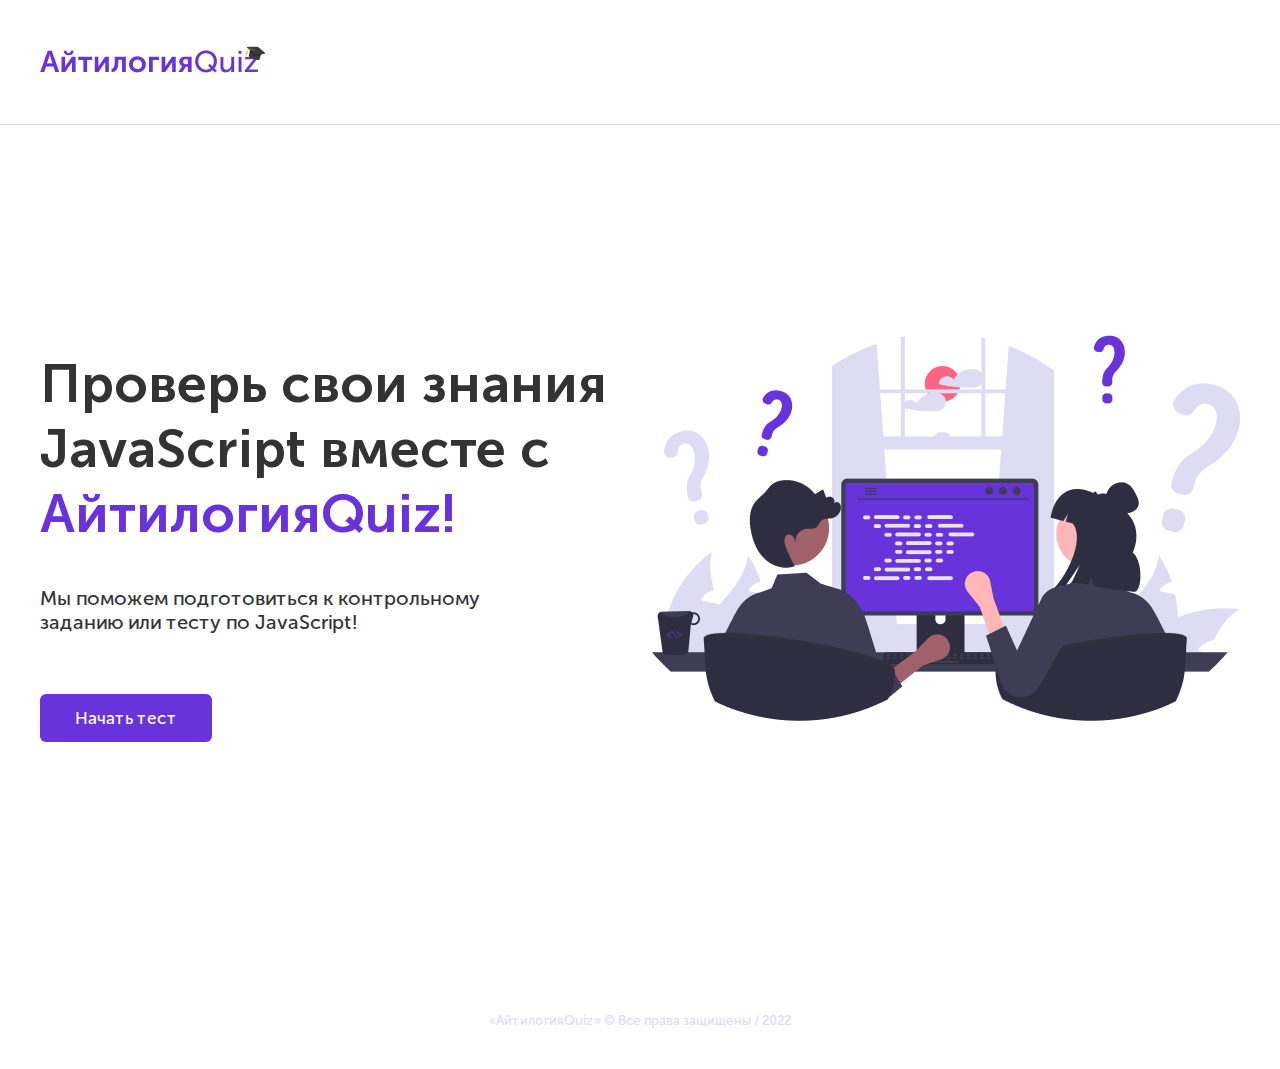
<file: index.html>
<!DOCTYPE html>
<html lang="en">
<head>
    <meta charset="UTF-8">
    <title>Quiz1</title>
    <link rel="stylesheet" href="styles/common.css">
    <link rel="stylesheet" href="styles/index.css">
</head>
<body>

<header class="header">
  <div class="container">
    <div class="logo">
      <img src="images/logo.png" alt="logo">
    </div>
  </div>
</header>

<section class="main">
    <div class="container">
        <div class="main-content">
            <h1 class="big-title">Проверь свои знания JavaScript вместе с <span>АйтилогияQuiz!</span></h1>

        <div class="main-description">Мы поможем подготовиться к контрольному заданию или тесту по JavaScript!</div>
        <div class="main-button">
            <a href="form.html" class="button">Начать тест</a>
        </div>
        </div>
        <div class="main-image">
            <img src="images/main-image.png" alt="image">
        </div>
    </div>

</section>

<footer class="footer">
    «АйтилогияQuiz» © Все права защищены / 2022
</footer>
<script src="scripts/common.js"></script>
</body>
</html>
</file>
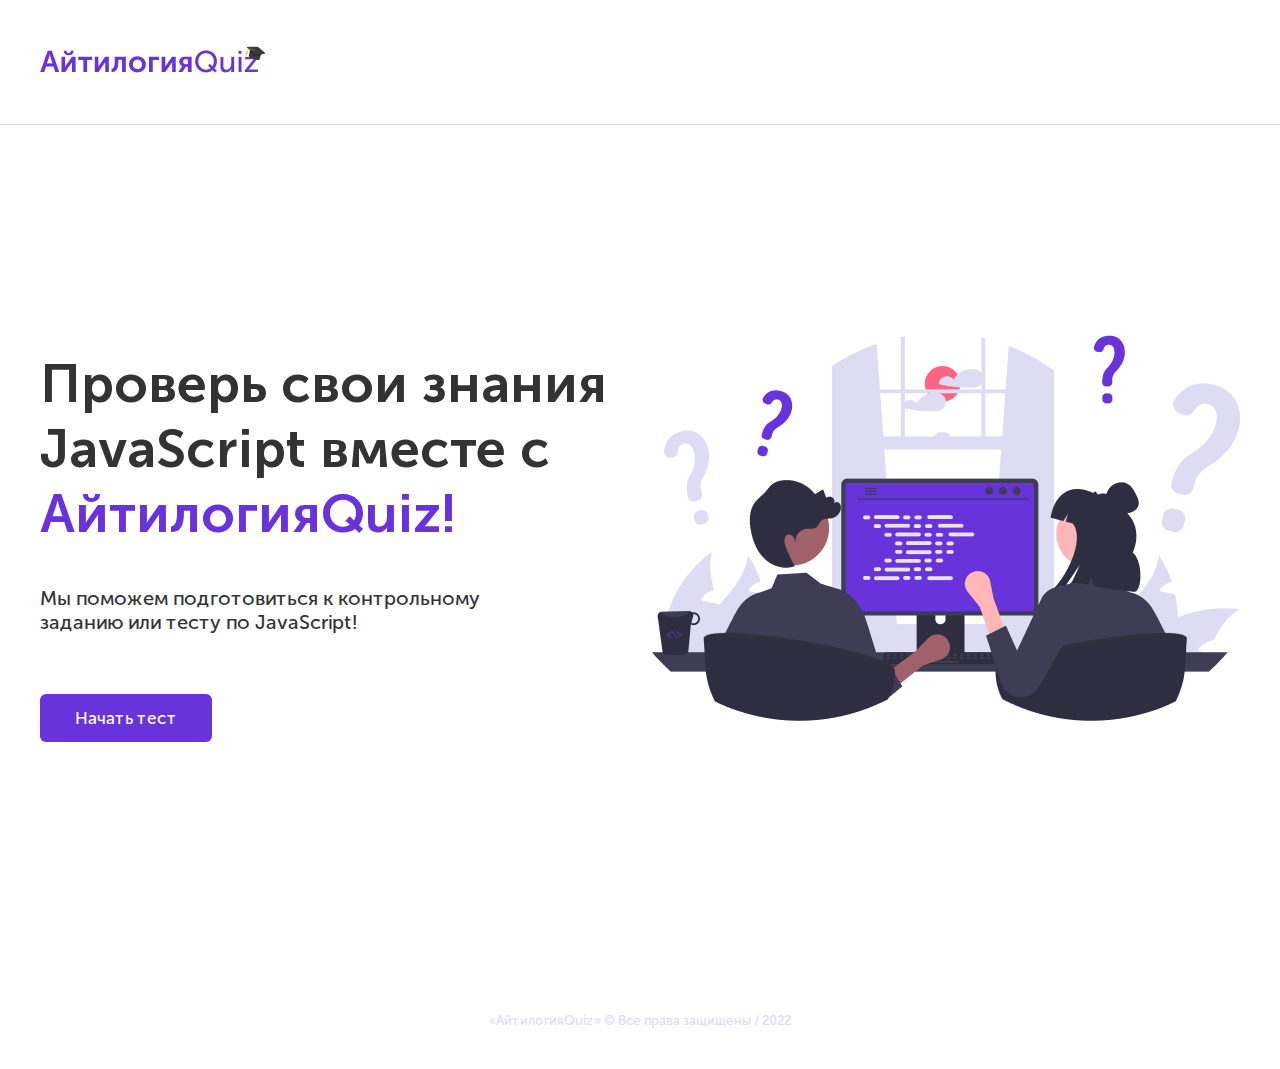
<file: answer.html>
<!DOCTYPE html>
<html lang="en">
<head>
    <meta charset="UTF-8">
    <title>Answer</title>
  <link rel="stylesheet" href="styles/common.css">
  <link rel="stylesheet" href="styles/answer.css">
</head>
<body>
<header class="header">
  <div class="container">
    <div class="logo">
      <img src="images/logo.png" alt="logo">
    </div>
  </div>
</header>

<section class="answer">
  <div class="container">
    <div class="answer-pre-title" id="answer-pre-title">
      Результат прохождения теста
      <img src="images/small-arrow.png" alt="small-arrow">
      <span class="test-name" id="test-name">Тест №1. “JavaScript: Начальный уровень”</span>
    </div>
    <h1 class="big-title"> <span>Правильные ответы</span> к тесту</h1>


    <div class="answer-question-options" id="answer-options">
<!--      <div class="answer-question-title" id="answer-question-title">-->
<!--        <span>Вопрос 1:</span> Тут должен быть текст вопроса?-->
<!--      </div>-->
<!--                      <div class="answer-question-option">-->
<!--                        <input type="radio" class="answer-option" id="answer-option-one" name="answer">-->
<!--                        <label for="answer-option-one" id='label'>Вариант ответа 1</label>-->
<!--                    </div>-->
<!--                    <div class="answer-question-option">-->
<!--                        <input type="radio" id="answer-option-two" name="answer">-->
<!--                        <label for="answer-option-two">Вариант ответа 2</label>-->
<!--                    </div>-->
<!--                    <div class="answer-question-option">-->
<!--                        <input type="radio" id="answer-option-three" name="answer">-->
<!--                        <label for="answer-option-three">Вариант ответа 3</label>-->
<!--                    </div>-->
<!--                    <div class="answer-question-option">-->
<!--                        <input type="radio" id="answer-option-four" name="answer">-->
<!--                        <label for="answer-option-four">Вариант ответа 4</label>-->
<!--                    </div>-->
<!--      <div class="answer-question-title" >-->
<!--        <span>Вопрос 2:</span> Тут должен быть текст вопроса?-->
<!--      </div>-->
<!--                      <div class="answer-question-option">-->
<!--                        <input type="radio"  name="answer">-->
<!--                        <label for="answer-option-one">Вариант ответа 1</label>-->
<!--                    </div>-->
<!--                    <div class="answer-question-option">-->
<!--                        <input type="radio" name="answer">-->
<!--                        <label for="answer-option-two">Вариант ответа 2</label>-->
<!--                    </div>-->
<!--                    <div class="answer-question-option">-->
<!--                        <input type="radio"  name="answer">-->
<!--                        <label for="answer-option-three">Вариант ответа 3</label>-->
<!--                    </div>-->
<!--                    <div class="answer-question-option">-->
<!--                        <input type="radio"  name="answer">-->
<!--                        <label for="answer-option-four">Вариант ответа 4</label>-->
<!--                    </div>-->
<!--      <div class="answer-question-title" >-->
<!--        <span>Вопрос 3:</span> Тут должен быть текст вопроса?-->
<!--      </div>-->
<!--                      <div class="answer-question-option">-->
<!--                        <input type="radio"  name="answer">-->
<!--                        <label for="answer-option-one">Вариант ответа 1</label>-->
<!--                    </div>-->
<!--                    <div class="answer-question-option">-->
<!--                        <input type="radio" name="answer">-->
<!--                        <label for="answer-option-two">Вариант ответа 2</label>-->
<!--                    </div>-->
<!--                    <div class="answer-question-option">-->
<!--                        <input type="radio"  name="answer">-->
<!--                        <label for="answer-option-three">Вариант ответа 3</label>-->
<!--                    </div>-->
<!--                    <div class="answer-question-option">-->
<!--                        <input type="radio"  name="answer">-->
<!--                        <label for="answer-option-four">Вариант ответа 4</label>-->
<!--                    </div>-->
<!--      <div class="answer-question-title" >-->
<!--        <span>Вопрос 4:</span> Тут должен быть текст вопроса?-->
<!--      </div>-->
<!--                      <div class="answer-question-option">-->
<!--                        <input type="radio" name="answer">-->
<!--                        <label for="answer-option-one">Вариант ответа 1</label>-->
<!--                    </div>-->
<!--                    <div class="answer-question-option">-->
<!--                        <input type="radio"  name="answer">-->
<!--                        <label for="answer-option-two">Вариант ответа 2</label>-->
<!--                    </div>-->
<!--                    <div class="answer-question-option">-->
<!--                        <input type="radio" name="answer">-->
<!--                        <label for="answer-option-three">Вариант ответа 3</label>-->
<!--                    </div>-->
<!--                    <div class="answer-question-option">-->
<!--                        <input type="radio"  name="answer">-->
<!--                        <label for="answer-option-four">Вариант ответа 4</label>-->
<!--                    </div>-->
<!--      <div class="answer-question-title" >-->
<!--        <span>Вопрос 5:</span> Тут должен быть текст вопроса?-->
<!--      </div>-->
<!--                      <div class="answer-question-option">-->
<!--                        <input type="radio"  name="answer">-->
<!--                        <label for="answer-option-one">Вариант ответа 1</label>-->
<!--                    </div>-->
<!--                    <div class="answer-question-option">-->
<!--                        <input type="radio"  name="answer">-->
<!--                        <label for="answer-option-two">Вариант ответа 2</label>-->
<!--                    </div>-->
<!--                    <div class="answer-question-option">-->
<!--                        <input type="radio"  name="answer">-->
<!--                        <label for="answer-option-three">Вариант ответа 3</label>-->
<!--                    </div>-->
<!--                    <div class="answer-question-option">-->
<!--                        <input type="radio"  name="answer">-->
<!--                        <label for="answer-option-four">Вариант ответа 4</label>-->
<!--                    </div>-->
<!--      </div>-->
    </div>

    <div class="go-back-answer-question">
      <a href="javascript:void(0)" id="go-back-answer">Обратно к моему результату теста <img src="images/small-arrow.png" alt="small-arrow"></a>
    </div>
  </div>

</section>



<footer class="footer">
  «АйтилогияQuiz» © Все права защищены / 2022
</footer>
<script src="scripts/common.js"></script>
<script src="scripts/answer.js"></script>
</body>
</html>
</file>
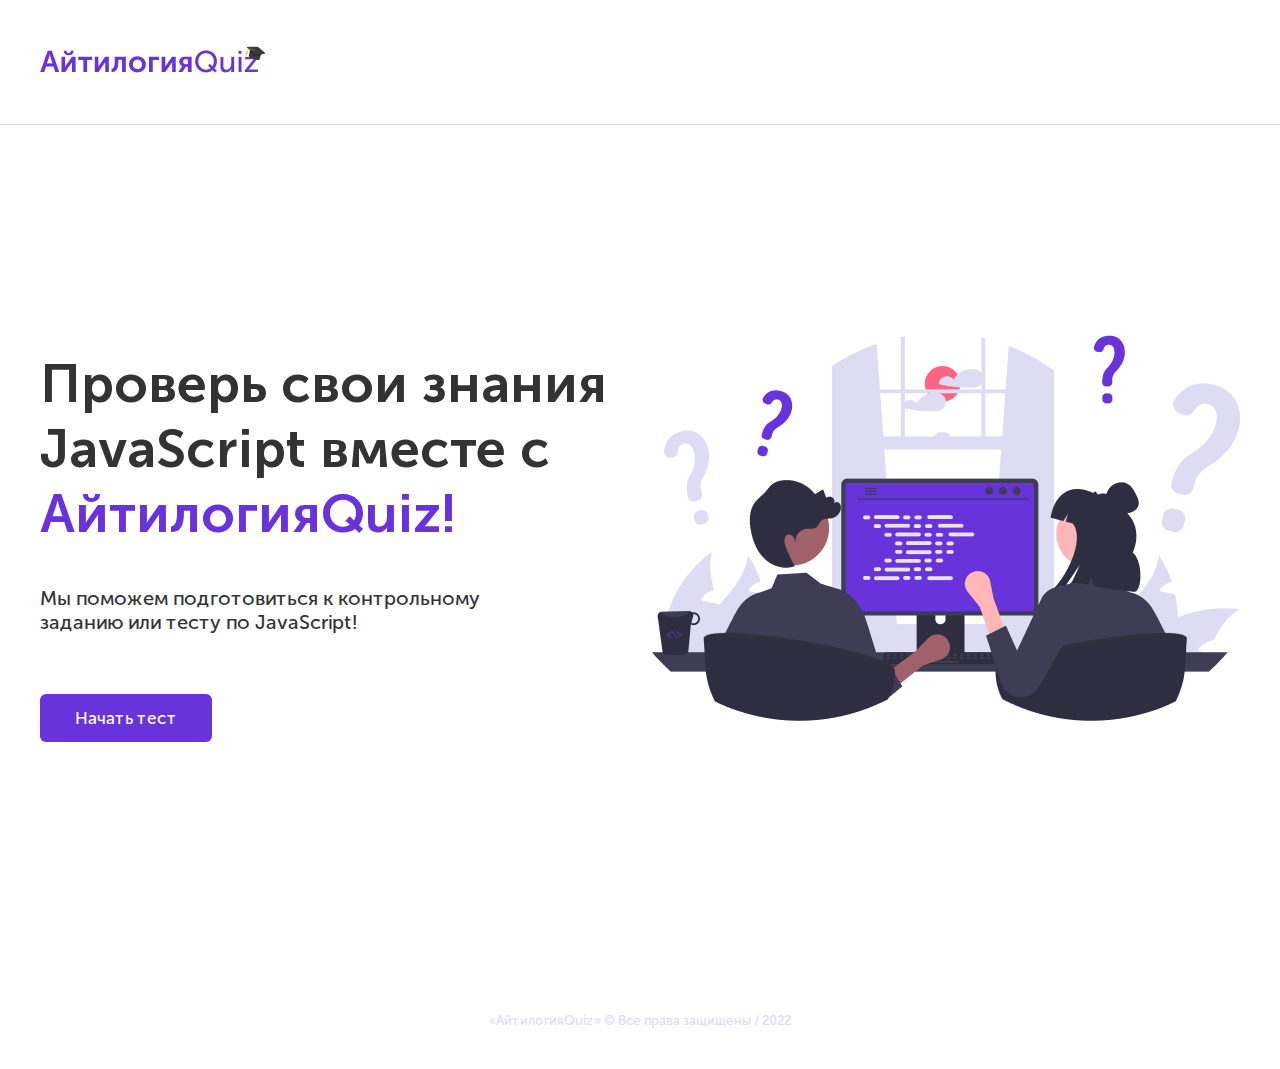
<file: choice.html>
<!DOCTYPE html>
<html lang="en">
<head>
    <meta charset="UTF-8">
    <title>Choice</title>
    <link rel="stylesheet" href="styles/common.css">
    <link rel="stylesheet" href="styles/choice.css">
</head>
<body>

<header class="header">
  <div class="container">
    <div class="logo">
      <img src="images/logo.png" alt="logo">
    </div>
  </div>
</header>

<section class="choice">
    <div class="container">
        <div class="choice-content">
            <h1 class="common-title choice-title">Выберите <span>тему теста</span></h1>
            <div class="choice-description">
                Чтобы начать тест, выберите одну из предложенных ниже тем.
            </div>
            <div class="choice-options" id="choice-options">
<!--                <div class="choice-option">-->
<!--                    <div class="choice-option-text">Тест №1. “JavaScript: Начальный уровень”</div>-->
<!--                    <div class="choice-option-arrow">-->
<!--                        <img src="images/arrow.png" alt="arrow">-->
<!--                    </div>-->
<!--                </div>-->
<!--                <div class="choice-option">-->
<!--                    <div class="choice-option-text">Тест №2. “JavaScript: Продвинутый уровень””</div>-->
<!--                    <div class="choice-option-arrow">-->
<!--                        <img src="images/arrow.png" alt="arrow">-->
<!--                    </div>-->
<!--                </div>-->
<!--                <div class="choice-option">-->
<!--                    <div class="choice-option-text">Тест №3. “JavaScript: Профессиональный уровень””</div>-->
<!--                    <div class="choice-option-arrow">-->
<!--                        <img src="images/arrow.png" alt="arrow">-->
<!--                    </div>-->
<!--                </div>-->

            </div>
        </div>
        <div class="choice-image">
            <img src="images/choice-image.png" alt="choice">
        </div>
    </div>



</section>

<footer class="footer">
  «АйтилогияQuiz» © Все права защищены / 2022
</footer>
<script src="scripts/common.js"></script>
<script src="scripts/choice.js"></script>
</body>
</html>
</file>
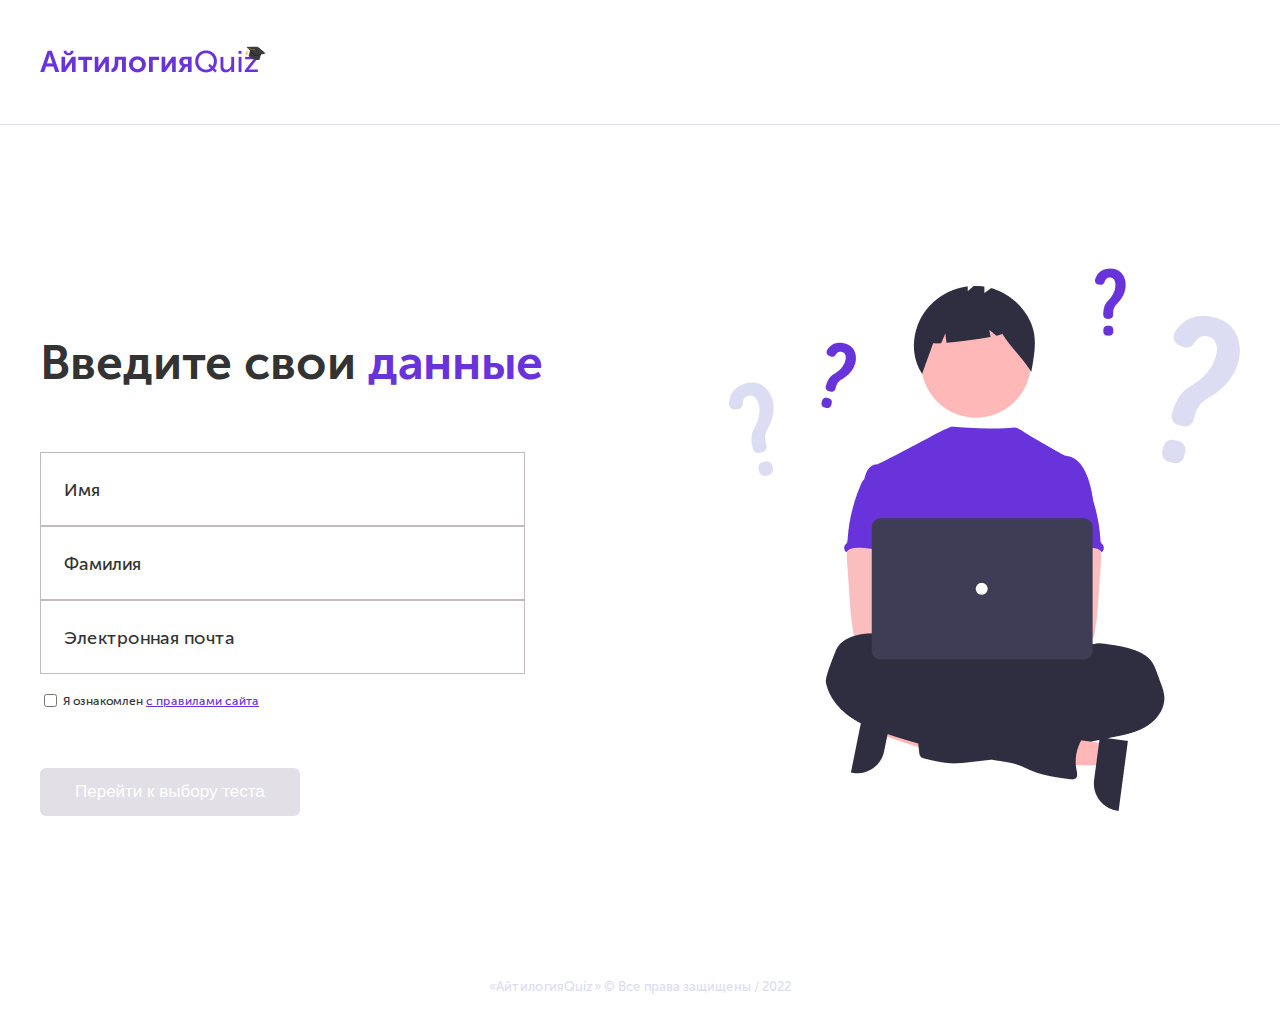
<file: form.html>
<!DOCTYPE html>
<html lang="en">
<head>
    <meta charset="UTF-8">
    <title>Registration</title>
    <link rel="stylesheet" href="styles/common.css">
    <link rel="stylesheet" href="styles/form.css">
</head>
<body>

<header class="header">
  <div class="container">
    <div class="logo">
      <img src="images/logo.png" alt="logo">
    </div>
  </div>
</header>

<section class="form">
    <div class="container">
        <div class="form-content">
            <h1 class="form-title common-title">Введите свои <span>данные</span></h1>
            <div class="form-details">
                <div class="form-group">
                    <input type="text" class="form-input" id="name" required>
                    <label for="name" class="form-label">Имя</label>
                </div>
                <div class="form-group">
                    <input type="text" class="form-input" id="last-name" required>
                    <label for="last-name" class="form-label">Фамилия</label>
                </div>
                <div class="form-group">
                    <input type="text" class="form-input" id="email" required>
                    <label for="email" class="form-label">Электронная почта</label>
                </div>
                <div class="form-agree">
                    <input type="checkbox" id="agree" required>
                    <label for="agree">
                        Я ознакомлен <a href="#">с правилами сайта</a>
                    </label>
                </div>
            </div>
            <div class="form-button">
                <button class="button" id="process" disabled>Перейти к выбору теста</button>
            </div>
        </div>
        <div class="form-image">
            <img src="images/info-image.png" alt="info-image">
        </div>

    </div>


</section>



<footer class="footer">
  «АйтилогияQuiz» © Все права защищены / 2022
</footer>
<script src="scripts/common.js"></script>
<script src="scripts/form.js"></script>
</body>
</html>
</file>
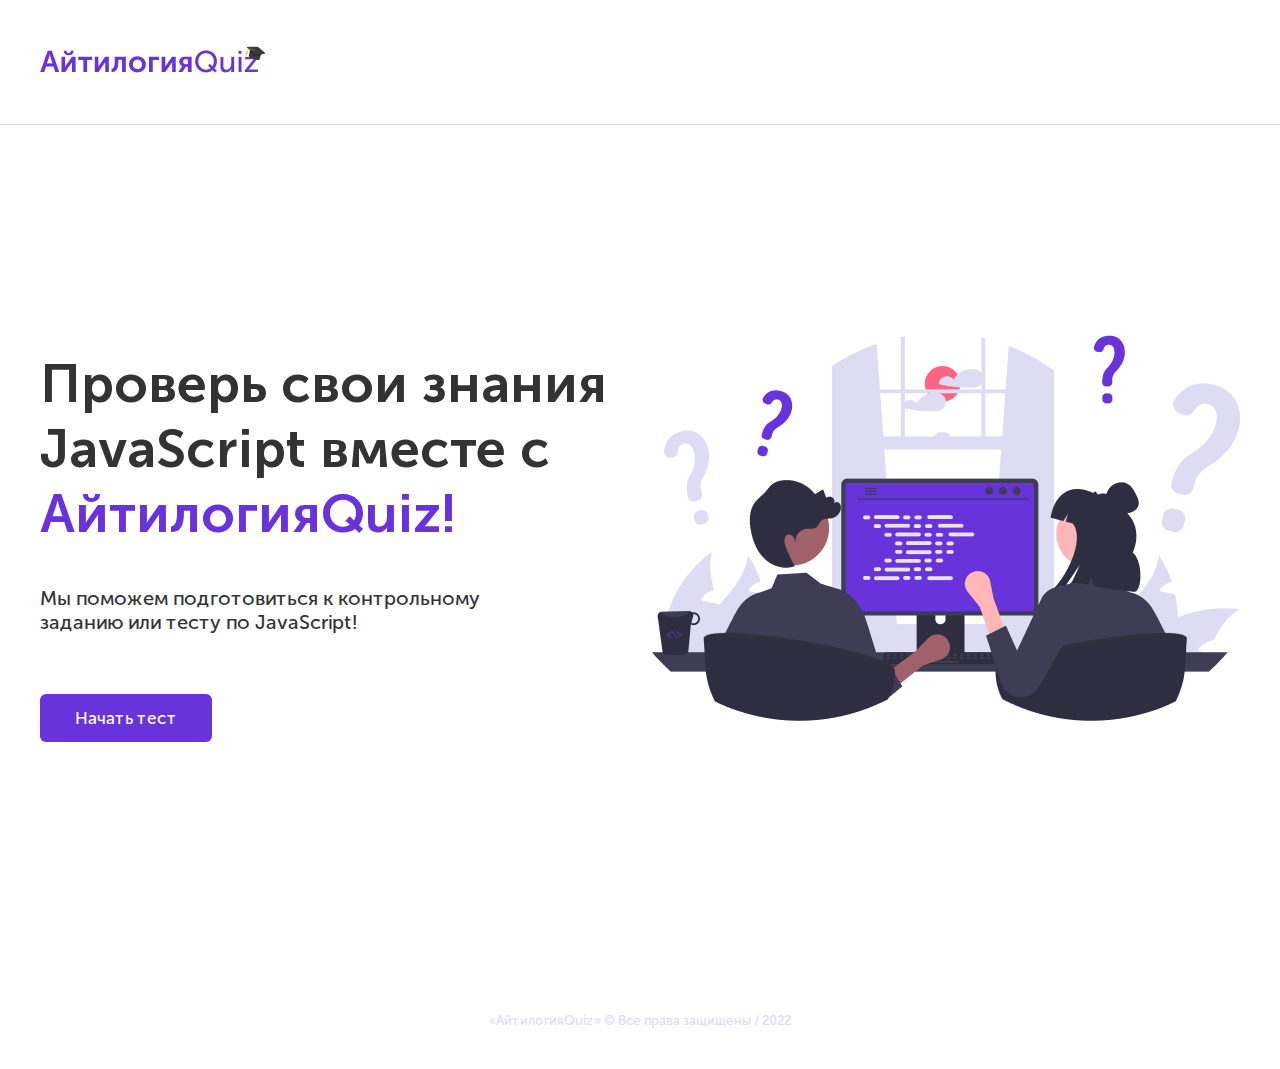
<file: result.html>
<!DOCTYPE html>
<html lang="en">
<head>
    <meta charset="UTF-8">
    <title>Result</title>
    <link rel="stylesheet" href="styles/common.css">
    <link rel="stylesheet" href="styles/result.css">
</head>
<body>

<header class="header">
  <div class="container">
    <div class="logo">
      <img src="images/logo.png" alt="logo">
    </div>
  </div>
</header>

<section class="result">
    <div class="container">
        <div class="result-image">
            <img src="images/question-marks.png" alt="result">
        </div>
        <div class="result-title big-title">
            Ура! Ты прошёл тест! <span>Твой результат:</span>
        </div>
        <div class="result-score" id="result-score">
            4/5
        </div>
       <div class="see-answer-questions" id="see-answer-questions">
           <a href="javascript:void(0)" id="result">Посмотреть правильные ответы <img src="images/small-arrow.png" alt="small-arrow"></a>
       </div>
    </div>

</section>
<footer class="footer">
  «АйтилогияQuiz» © Все права защищены / 2022
</footer>

<script src="scripts/common.js"></script>
<script src="scripts/result.js"></script>
</body>
</html>
</file>
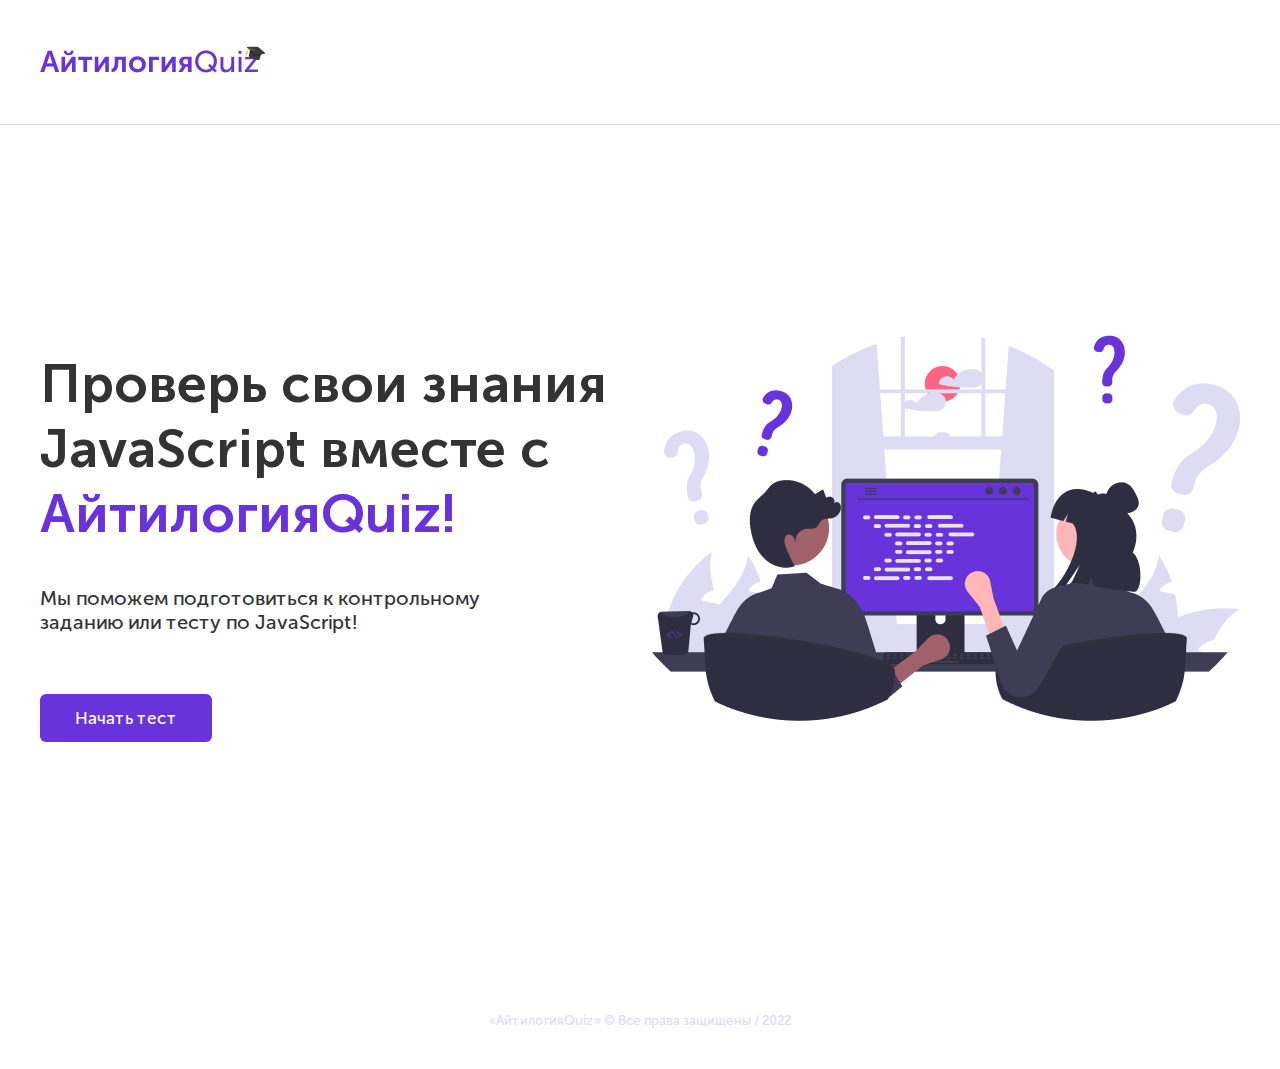
<file: test.html>
<!DOCTYPE html>
<html lang="en">
<head>
    <meta charset="UTF-8">
    <title>Test</title>
    <link rel="stylesheet" href="styles/common.css">
    <link rel="stylesheet" href="styles/test.css">
</head>
<body>

<header class="header">
  <div class="container">
    <div class="logo">
      <img src="images/logo.png" alt="logo">
    </div>
  </div>
</header>

<section class="test">
    <div class="container">
        <div class="test-pre-title" id="pre-title">
            Тест №1. “JavaScript: Начальный уровень”
        </div>
        <div class="test-progress-bar" id="progress-bar">
<!--            <div class="test-progress-bar-item complete">-->
<!--                <div class="test-progress-bar-item-circle"></div>-->
<!--                <div class="test-progress-bar-item-text">Вопрос 1</div>-->
<!--            </div>-->
<!--            <div class="test-progress-bar-item active">-->
<!--                <div class="test-progress-bar-item-circle"></div>-->
<!--                <div class="test-progress-bar-item-text">Вопрос 2</div>-->
<!--            </div>-->
<!--            <div class="test-progress-bar-item">-->
<!--                <div class="test-progress-bar-item-circle"></div>-->
<!--                <div class="test-progress-bar-item-text">Вопрос 3</div>-->
<!--            </div>-->
<!--            <div class="test-progress-bar-item">-->
<!--                <div class="test-progress-bar-item-circle"></div>-->
<!--                <div class="test-progress-bar-item-text">Вопрос 4</div>-->
<!--            </div>-->
<!--            <div class="test-progress-bar-item">-->
<!--                <div class="test-progress-bar-item-circle"></div>-->
<!--                <div class="test-progress-bar-item-text">Вопрос 5</div>-->
<!--            </div>-->
        </div>
        <div class="test-question">
            <div class="test-question-title" id="title">
                <span>Вопрос 2:</span> Тут должен быть текст вопроса?
            </div>


        <div class="test-question-options" id="options">
<!--              <div class="test-question-option">-->
<!--                <input type="radio" id="answer-one" name="answer" >-->
<!--                <label for="answer-one" disabled>Вариант ответа 1</label>-->
<!--            </div>-->
<!--            <div class="test-question-option">-->
<!--                <input type="radio" id="answer-two" name="answer">-->
<!--                <label for="answer-two">Вариант ответа 2</label>-->
<!--            </div>-->
<!--            <div class="test-question-option">-->
<!--                <input type="radio" id="answer-three" name="answer">-->
<!--                <label for="answer-three">Вариант ответа 3</label>-->
<!--            </div>-->
<!--            <div class="test-question-option">-->
<!--                <input type="radio" id="answer-four" name="answer">-->
<!--                <label for="answer-four">Вариант ответа 4</label>-->
<!--            </div>-->
        </div>
    </div>
        <div class="test-actions">
            <div class="test-previous-action">
                <button class="button button-transparent" id="prev" disabled>Назад</button>
            </div>
            <div class="test-time">
                <div class="test-time-text">Осталось времени:</div>
                <div class="test-time-clock" id="timer">59</div>
            </div>

            <div class="test-next-action">
                <button class="button button-transparent" id="next" disabled>Дальше</button>
            </div>
        </div>
        <div class="pass-question">
            <a href="javascript:void(0)" id="pass">Пропустить вопрос <img src="images/small-arrow.png" alt="small-arrow"></a>
        </div>
    </div>

</section>



<footer class="footer">
  «АйтилогияQuiz» © Все права защищены / 2022
</footer>

<script src="scripts/common.js"></script>
<script src="scripts/test.js"></script>
</body>
</html>
</file>
<file: styles/common.css>
body {
    margin: 0;
    font-family: "Museo Sans Cyrl", sans-serif;
    color: #333333;
}
a {
    color: #6933DC;
}
@font-face {
    src: url("../fonts/museosanscyrl-500.ttf");
    font-family: "Museo Sans Cyrl";
}

@font-face {
    src: url("../fonts/museosanscyrl-700.ttf");
    font-family: "Museo Sans Cyrl Bold";
}

.header {
    padding: 42px 0 40px;
    border-bottom: 1px solid #DCDCF3;
}
.container {
    max-width: 1200px;
    margin: 0 auto;
}

.button {
    padding: 14px 35px;
    background: #6933DC;
    border-radius: 6px;
    font-size: 17px;
    line-height: 20px;
    color: #FFFFFF;
    border: 0;
    cursor: pointer;
    transition: .4s;
    text-decoration: none;
}

a.button {
    display: inline-block;
}
.button:hover {
    background: #32098a;
}

.button:disabled {
    background-color: #e2dfe7;
    cursor: not-allowed;
}
.button-transparent {
    background: transparent;
    color: #6933DC;
    border: 1px solid #6933DC;
}

.button-transparent:hover {
    background:  #6933DC;
    color: white;
}

.button-transparent:disabled {
    background: transparent;
    color: #e2dfe7;
    border: 1px solid #e2dfe7;
}
.footer {
    text-align: center;
    padding: 40px 0;
    font-size: 13px;
    line-height: 16px;
    color: #DCDCF3;
}
.common-title {
    font-size: 48px;
    line-height: 58px;
    font-family: "Museo Sans Cyrl Bold", sans-serif;
}

.common-title span {
    color: #6933DC
}
.big-title {
    font-family: "Museo Sans Cyrl Bold", sans-serif;
    font-size: 54px;
    line-height: 65px;
}

.big-title span {
    color: #6933DC;
}
input[type="radio"] {
    appearance: none;
    -webkit-appearance: none;
    width: 20px;
    height: 20px;
    border: 3px solid #6933DC;
    border-radius: 50%;
    margin: 0 13px 0 0;
    transform: translateY(2px);
    display: grid;
    place-content: center;
}
input[type="radio"]::before {
    content: "";
    width: 10px;
    height: 10px;
    border-radius: 50%;
    box-shadow: inset 10px 10px #6933DC;
    transition: .2S ease transform;
    transform: scale(0);
}
input[type="radio"]:checked::before {
    transform: scale(1);
}
</file>
<file: styles/index.css>
.main {
    padding-top: 190px;
    padding-bottom: 231px;
}

.main .container {
    display: flex;
    align-items: center;
    justify-content: space-between;
}
.main-content {
    max-width: 588px;
}



.main-description {
    margin-top: 40px;
    font-size: 20px;
    line-height: 24px;
    max-width: 486px;
}

.main-button {
    margin-top: 60px;
}
</file>
<file: styles/answer.css>
.answer {
    padding-top: 20px;
    padding-bottom: 100px;
    position: relative;
}

.answer .container {
    display: flex;
    flex-direction: column;
}
.answer-pre-title {
    color: #DCDCF3;
    font-size: 20px;
    line-height: 24px;
    text-align: left;
    margin-bottom: 60px;

}
.answer-pre-title img {
    margin-left: 15px;
    margin-right: 15px;
}
.answer-pre-title span {
    color: #6933DC;
    font-size: 20px;
    line-height: 24px;
    text-align: left;
}
.answer-question-options {
    max-width: 1336px;
}


.answer-question-title {
    margin-bottom: 40px;
    font-family: "Museo Sans Cyrl Bold", sans-serif;
    font-size: 36px;
    line-height: 43px;
    text-align: left;

}
.answer-question-title span {
    color: #6933DC;

}
.answer-question-option {
    margin-bottom: 20px;
    font-size: 20px;
    line-height: 24px;
    text-align: left;
    display: flex;

}

.go-back-answer-question {
    position: absolute;
    right: 120px;
    bottom: 0;
    display: flex;
    justify-items: left;
}


.go-back-answer-question a {
    font-size: 17px;
    line-height: 20px;
    color: #6933DC;
    text-decoration: none;

}
.go-back-answer-question a:hover {
    text-decoration: underline;
}
.go-back-answer-question a img {
    margin-left: 13px;
}
</file>
<file: styles/choice.css>
.choice {
    padding-top: 180px;
    padding-bottom: 227px;
}

.choice .container {
    display: flex;
    align-items: center;
    justify-content: space-between;
}
.choice-content {
    max-width: 583px;
}

.choice-description {
    margin-top: 40px;
    font-size: 18px;
    line-height: 22px;
}
.choice-options {
    margin-top: 60px;
    width: 588px;
}
.choice-option {
    background: #FFFFFF;
    border: 1px solid #C1BBBB;
    font-size: 18px;
    line-height: 22px;
    padding: 26px 70px 26px 40px;
    position: relative;
    transition: .2s ease all;
}
.choice-option:hover {
    border-left: 5px solid #6933DC;
    cursor: pointer;
    font-family: "Museo Sans Cyrl Bold", sans-serif;
    color: #6933DC;
}
.choice-option-arrow {
    position: absolute;
    right: 40px;
    top: 27px;
    display: none;
}
.choice-option:hover .choice-option-arrow {
    display: block;
}
</file>
<file: styles/form.css>
.form {
    padding-top: 140px;
    padding-bottom: 123px;
}

.form .container {
    display: flex;
    align-items: flex-end;
    justify-content: space-between;
}

.form-content {
    max-width: 504px;
}



.form-details {
    margin-top: 60px;
    max-width: 485px;
}

.form-agree {
    margin-top: 15px;
    font-size: 12px;
    line-height: 14px;
    color: #333333;
}
.form-agree input {
    top: 2px;
    position: relative;
}
.form-agree input,
.form-agree label {
    cursor: pointer;
}
.form-button {
    margin-top: 60px;

}
.form-group {
    background: #FFFFFF;
    border: 1px solid #C1BBBB;
    padding: 12px 23px 13px 23px;
    width: 485px;
    height: 74px;
    box-sizing: border-box;
    position: relative;
    transition: .2s ease all;
}
.form-input {
    border: 0;
    outline: 0;
    width: 100%;
    height: 100%;
    padding: 0;
    font-size: 18px;
    line-height: 22px;
    color: #6933DC;
    font-family: "Museo Sans Cyrl Bold", sans-serif;
}

.form-label {
    font-size: 18px;
    line-height: 22px;
    color: #333333;
    position: absolute;
    left: 23px;
    top: 26px;
    transition: .2s ease all;
}

.form-input:focus ~ .form-label,
.form-input:not(:focus):valid ~ .form-label
{
    top: 12px;
}

.form-input:valid,
.form-input:focus {
    margin-top: 27px;
    height: auto;
}

.form-group:focus-within {
    border-left: 5px solid #6933DC;
}
</file>
<file: styles/result.css>
.result {
    padding-top: 140px;
    padding-bottom: 91px;
    text-align: center;
    position: relative;
}

.result .container {
    display: flex;
    align-items: center;
    flex-direction: column;
    position: relative;
}

.result-image {
    position: absolute;
    top: 225px;
    z-index: -1;
}

.result-title {
    max-width: 588px;
    margin-bottom: 60px;
}

.result-score {
    background-image: url("../images/result.png");
    background-size: cover;
    background-position: center;
    width: 480px;
    height: 388px;
    display: flex;
    align-items: center;
    justify-content: center;
    font-size: 158px;
    line-height: 190px;
    font-family: "Museo Sans Cyrl Bold", sans-serif;
    text-align: center;
    color: #FFFFFF;
    margin-bottom: 80px;
}

.see-answer-questions {
    position: absolute;
    right: 120px;
    bottom: -77px;
    display: flex;
    justify-items: right;
}

.see-answer-questions a {
    font-size: 17px;
    line-height: 20px;
    color: #6933DC;
    text-decoration: none;

}
.see-answer-questions a:hover {
    text-decoration: underline;
}
.see-answer-questions a img {
    margin-left: 13px;
}
</file>
<file: styles/test.css>
.test {
    padding-top: 20px;
    padding-bottom: 50px;
}
.test-pre-title {
    font-size: 20px;
    line-height: 24px;
    color: #DCDCF3;
}

.test-progress-bar {
    margin-top: 60px;
    margin-bottom: 80px;
    display: flex;
}

.test-question-title {
    font-size: 36px;
    line-height: 43px;
    font-family: "Museo Sans Cyrl Bold", sans-serif;
}

.test-question-title span {
    color: #6933DC;
}

.test-question-options {
    margin-top: 58px;
    min-height: 344px;
}
.test-question-option {
    font-size: 20px;
    line-height: 24px;
    margin-bottom: 20px;
    display: flex;
}

.test-question-option label {
    cursor: pointer;
}

.test-actions {
    display: flex;
    align-items: center;
    justify-content: space-between;
}

.test-time {
    display: flex;
    align-items: center;
}

.test-time-text {
    font-size: 17px;
    line-height: 20px;
    color: #6933DC;
    margin-right: 15px;
}

.test-time-clock {
    background-image: url('../images/time.png');
    background-size: cover;
    background-position: center;
    width: 27px;
    height: 29px;
    font-size: 10px;
    text-align: center;
    line-height: 28px;
}

.pass-question {
    display: flex;
    justify-content: flex-end;
    margin-top: 10px;
}

.pass-question a {
    font-size: 17px;
    line-height: 20px;
    color: #6933DC;
    text-decoration: none;
    display: flex;
    align-items: center;
}
.pass-question a:hover {
    text-decoration: underline;
}
.pass-question a img {
    margin-left: 13px;
}

input[type="radio"] {
    appearance: none;
    -webkit-appearance: none;
    width: 20px;
    height: 20px;
    border: 3px solid #6933DC;
    border-radius: 50%;
    margin: 0 13px 0 0;
    transform: translateY(2px);
    display: grid;
    place-content: center;
}

input[type="radio"]::before {
    content: "";
    width: 10px;
    height: 10px;
    border-radius: 50%;
    box-shadow: inset 10px 10px #6933DC;
    transition: .2S ease transform;
    transform: scale(0);
}
input[type="radio"]:checked::before {
    transform: scale(1);
}

.test-progress-bar-item {
    display: flex;
    flex-direction: column;
    align-items: center;
    position: relative;

}
.test-progress-bar-item:not(:first-child) {
    margin-left: 130px;
}

.test-progress-bar-item:not(:last-child)::before {
    content: "";
    z-index: -1;
    position: absolute;
    width: 184px;
    background: #DCDCF3;
    height: 6px;
    left: 28px;
    top: 10px;
}

.test-progress-bar-item.complete:not(:last-child)::before {
    background: #6933DC;
}
.test-progress-bar-item-circle {
    width: 26px;
    height: 26px;
    background: #DCDCF3;
    border-radius: 50%;
}

.test-progress-bar-item-text {
    font-size: 13px;
    line-height: 16px;
    margin-top: 10px;
}

.test-progress-bar-item.complete .test-progress-bar-item-circle,
.test-progress-bar-item.active .test-progress-bar-item-circle {
    background: #6933DC;
}
.test-progress-bar-item.active::after {
    content: "";
    border-radius: 50%;
    position: absolute;
    z-index: 1;
    width: 14px;
    height: 14px;
    background: #DCDCF3;
    top: 6px;
}
</file>
